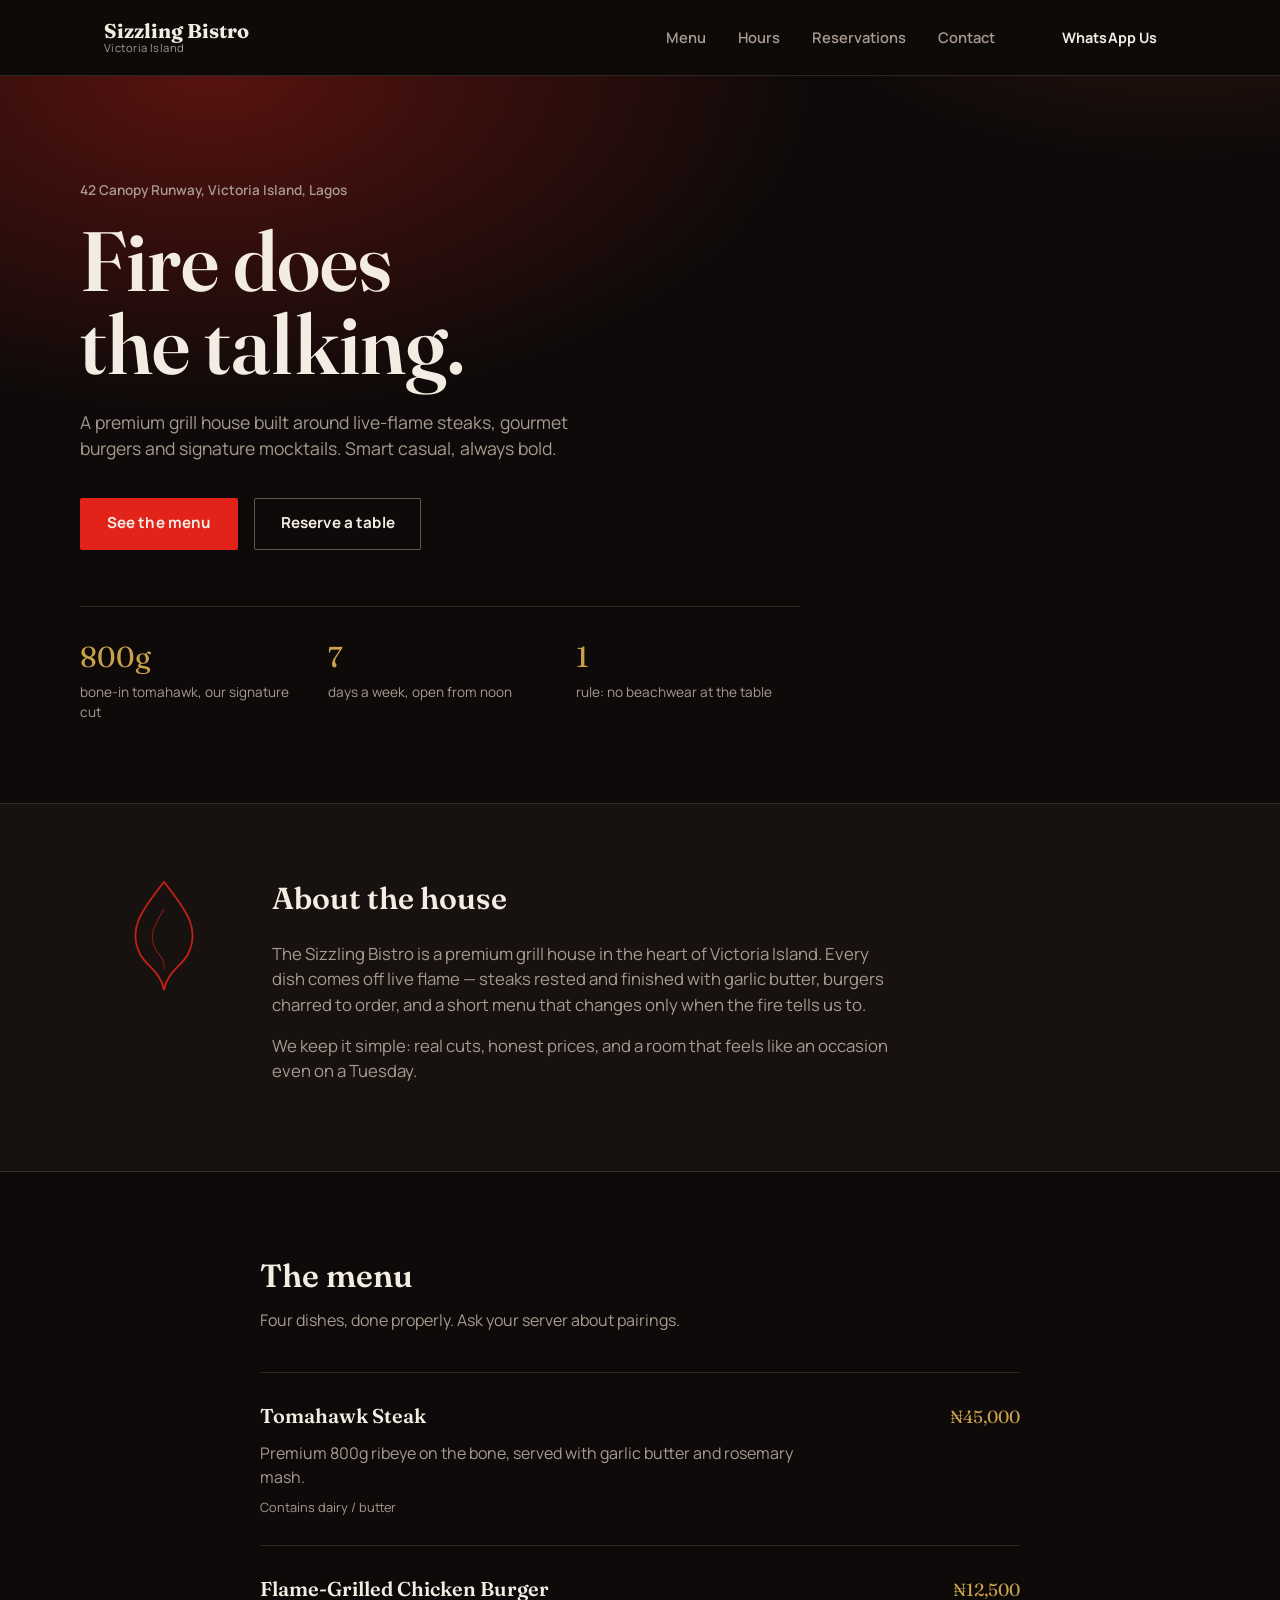
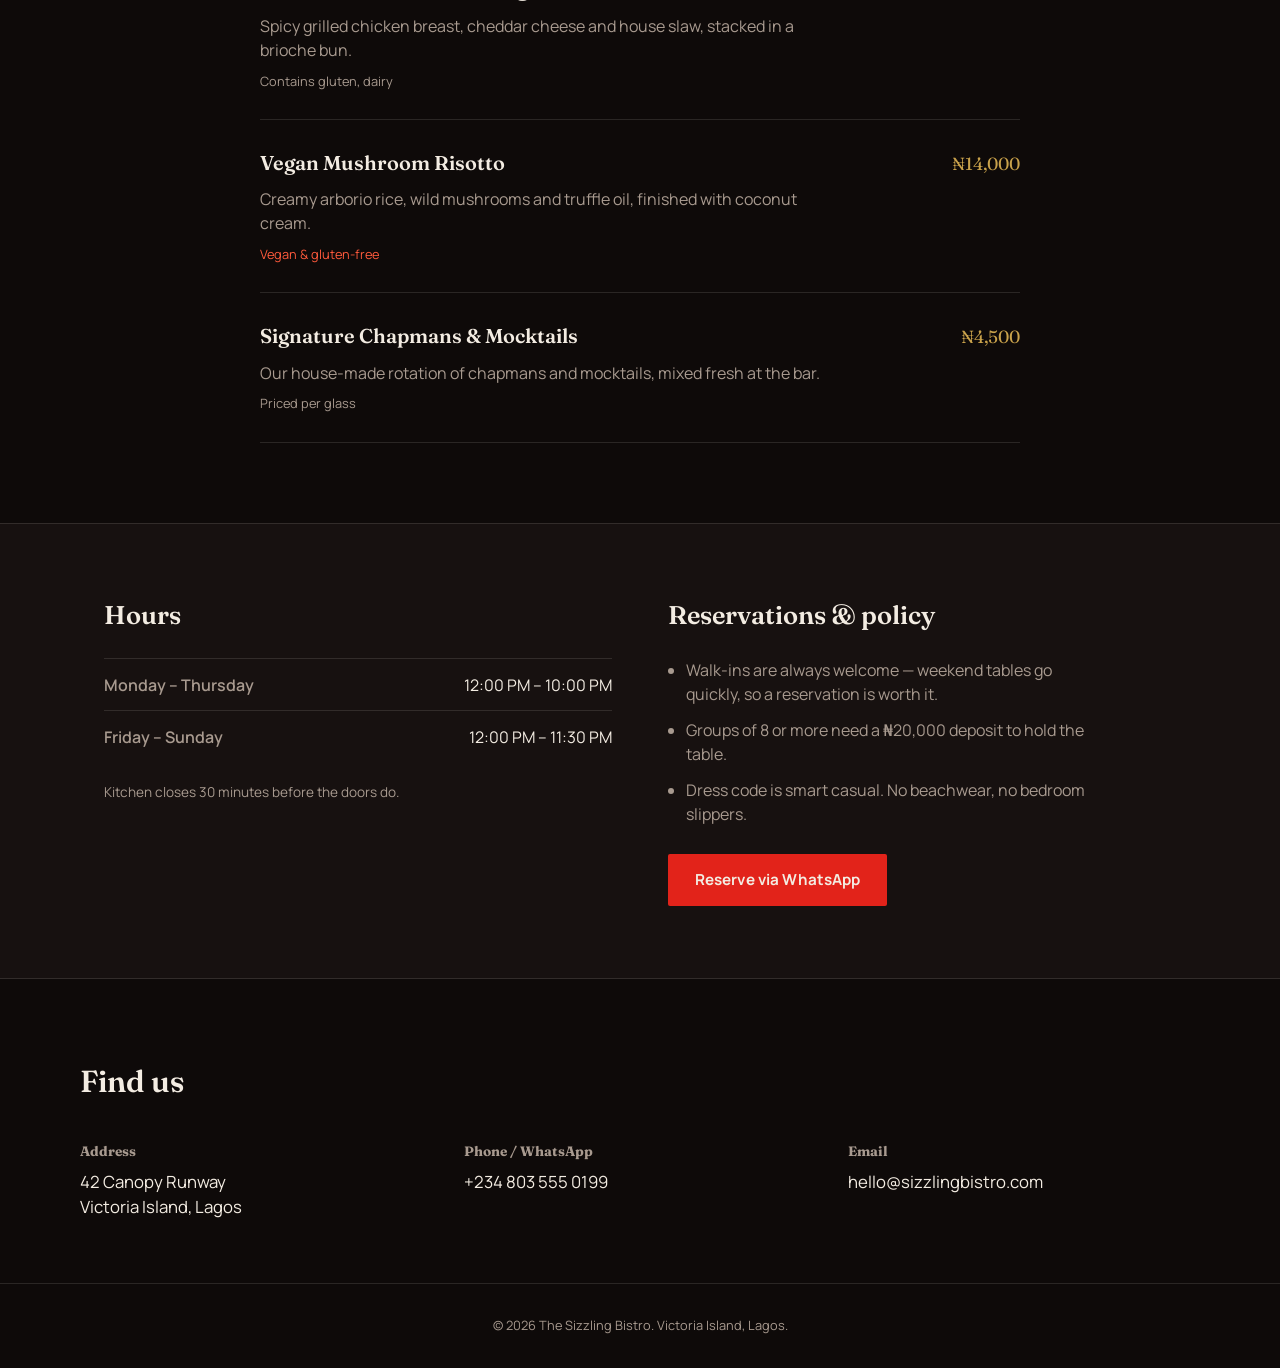
<file: index.html>
<!DOCTYPE html>
<html lang="en">
<head>
<meta charset="UTF-8">
<meta name="viewport" content="width=device-width, initial-scale=1.0">
<title>The Sizzling Bistro — Flame-Grilled Steakhouse, Victoria Island</title>
<meta name="description" content="Flame-grilled steaks, gourmet burgers and signature mocktails at The Sizzling Bistro, 42 Canopy Runway, Victoria Island, Lagos.">
<link rel="preconnect" href="https://fonts.googleapis.com">
<link rel="preconnect" href="https://fonts.gstatic.com" crossorigin>
<link href="https://fonts.googleapis.com/css2?family=Fraunces:opsz,wght@9..144,500;9..144,600;9..144,700&family=Manrope:wght@400;500;600;700;800&display=swap" rel="stylesheet">
<link rel="stylesheet" href="styles.css">
</head>
<body>

<header class="site-header" id="top">
  <div class="header-inner">
    <a class="wordmark" href="#top">
      <span class="wordmark-main">Sizzling Bistro</span>
      <span class="wordmark-sub">Victoria Island</span>
    </a>
    <nav class="main-nav" aria-label="Primary">
      <a href="#menu">Menu</a>
      <a href="#hours">Hours</a>
      <a href="#reserve">Reservations</a>
      <a href="#contact">Contact</a>
    </nav>
    <a class="btn btn-ghost header-cta" href="https://wa.me/2348035550199" target="_blank" rel="noopener">WhatsApp Us</a>
    <button class="nav-toggle" id="navToggle" aria-expanded="false" aria-controls="mobileNav" aria-label="Open menu">
      <span></span><span></span><span></span>
    </button>
  </div>
  <nav class="mobile-nav" id="mobileNav" aria-label="Mobile">
    <a href="#menu">Menu</a>
    <a href="#hours">Hours</a>
    <a href="#reserve">Reservations</a>
    <a href="#contact">Contact</a>
    <a href="https://wa.me/2348035550199" target="_blank" rel="noopener">WhatsApp Us</a>
  </nav>
</header>

<main>

  <section class="hero">
    <div class="hero-glow" aria-hidden="true"></div>
    <div class="hero-inner">
      <p class="hero-kicker">42 Canopy Runway, Victoria Island, Lagos</p>
      <h1 class="hero-title">Fire does<br>the talking.</h1>
      <p class="hero-lede">A premium grill house built around live-flame steaks, gourmet burgers and signature mocktails. Smart casual, always bold.</p>
      <div class="hero-actions">
        <a class="btn btn-primary" href="#menu">See the menu</a>
        <a class="btn btn-outline" href="#reserve">Reserve a table</a>
      </div>
      <ul class="hero-stats">
        <li><span class="stat-num">800g</span><span class="stat-label">bone-in tomahawk, our signature cut</span></li>
        <li><span class="stat-num">7</span><span class="stat-label">days a week, open from noon</span></li>
        <li><span class="stat-num">1</span><span class="stat-label">rule: no beachwear at the table</span></li>
      </ul>
    </div>
  </section>

  <section class="about" id="about">
    <div class="about-inner">
      <div class="about-mark" aria-hidden="true">
        <svg viewBox="0 0 200 200" width="120" height="120">
          <path d="M100 10 C 60 60, 40 90, 60 130 C 70 150, 95 160, 100 190 C 105 160, 130 150, 140 130 C 160 90, 140 60, 100 10 Z" fill="none" stroke="currentColor" stroke-width="3"/>
          <path d="M100 55 C 82 85, 74 100, 86 122 C 92 133, 102 138, 100 155" fill="none" stroke="currentColor" stroke-width="2" opacity="0.6"/>
        </svg>
      </div>
      <div class="about-copy">
        <h2>About the house</h2>
        <p>The Sizzling Bistro is a premium grill house in the heart of Victoria Island. Every dish comes off live flame — steaks rested and finished with garlic butter, burgers charred to order, and a short menu that changes only when the fire tells us to.</p>
        <p>We keep it simple: real cuts, honest prices, and a room that feels like an occasion even on a Tuesday.</p>
      </div>
    </div>
  </section>

  <section class="menu" id="menu">
    <div class="menu-inner">
      <div class="menu-heading">
        <h2>The menu</h2>
        <p>Four dishes, done properly. Ask your server about pairings.</p>
      </div>

      <ol class="menu-list">
        <li class="menu-item">
          <div class="menu-item-top">
            <h3>Tomahawk Steak</h3>
            <span class="menu-price">₦45,000</span>
          </div>
          <p class="menu-desc">Premium 800g ribeye on the bone, served with garlic butter and rosemary mash.</p>
          <p class="menu-tag">Contains dairy / butter</p>
        </li>

        <li class="menu-item">
          <div class="menu-item-top">
            <h3>Flame-Grilled Chicken Burger</h3>
            <span class="menu-price">₦12,500</span>
          </div>
          <p class="menu-desc">Spicy grilled chicken breast, cheddar cheese and house slaw, stacked in a brioche bun.</p>
          <p class="menu-tag">Contains gluten, dairy</p>
        </li>

        <li class="menu-item">
          <div class="menu-item-top">
            <h3>Vegan Mushroom Risotto</h3>
            <span class="menu-price">₦14,000</span>
          </div>
          <p class="menu-desc">Creamy arborio rice, wild mushrooms and truffle oil, finished with coconut cream.</p>
          <p class="menu-tag menu-tag-good">Vegan &amp; gluten-free</p>
        </li>

        <li class="menu-item">
          <div class="menu-item-top">
            <h3>Signature Chapmans &amp; Mocktails</h3>
            <span class="menu-price">₦4,500</span>
          </div>
          <p class="menu-desc">Our house-made rotation of chapmans and mocktails, mixed fresh at the bar.</p>
          <p class="menu-tag">Priced per glass</p>
        </li>
      </ol>
    </div>
  </section>

  <section class="hours" id="hours">
    <div class="hours-inner">
      <div class="hours-block">
        <h2>Hours</h2>
        <dl class="hours-table">
          <div class="hours-row">
            <dt>Monday – Thursday</dt>
            <dd>12:00 PM – 10:00 PM</dd>
          </div>
          <div class="hours-row">
            <dt>Friday – Sunday</dt>
            <dd>12:00 PM – 11:30 PM</dd>
          </div>
        </dl>
        <p class="hours-note">Kitchen closes 30 minutes before the doors do.</p>
      </div>

      <div class="hours-block" id="reserve">
        <h2>Reservations &amp; policy</h2>
        <ul class="policy-list">
          <li>Walk-ins are always welcome — weekend tables go quickly, so a reservation is worth it.</li>
          <li>Groups of 8 or more need a ₦20,000 deposit to hold the table.</li>
          <li>Dress code is smart casual. No beachwear, no bedroom slippers.</li>
        </ul>
        <a class="btn btn-primary" href="https://wa.me/2348035550199" target="_blank" rel="noopener">Reserve via WhatsApp</a>
      </div>
    </div>
  </section>

  <section class="contact" id="contact">
    <div class="contact-inner">
      <h2>Find us</h2>
      <div class="contact-grid">
        <div class="contact-item">
          <h3>Address</h3>
          <p>42 Canopy Runway<br>Victoria Island, Lagos</p>
        </div>
        <div class="contact-item">
          <h3>Phone / WhatsApp</h3>
          <p><a href="tel:+2348035550199">+234 803 555 0199</a></p>
        </div>
        <div class="contact-item">
          <h3>Email</h3>
          <p><a href="mailto:hello@sizzlingbistro.com">hello@sizzlingbistro.com</a></p>
        </div>
      </div>
    </div>
  </section>

</main>

<footer class="site-footer">
  <p>&copy; <span id="year"></span> The Sizzling Bistro. Victoria Island, Lagos.</p>
</footer>

<script src="script.js"></script>

<script>
(function(){if(!window.chatbase||window.chatbase("getState")!=="initialized"){window.chatbase=(...args)=>{if(!window.chatbase.q){window.chatbase.q=[]}window.chatbase.q.push(arguments)};window.chatbase=new Proxy(window.chatbase,{get(target,prop){if(prop==="q"){return target.q}return(...args)=>target(prop,...args)}})}const onLoad=function(){const script=document.createElement("script");script.src="https://www.chatbase.co/embed.min.js";script.id="Bt6JLoQhwDwNG_sBHpCxn";script.domain="www.chatbase.co";document.body.appendChild(script)};if(document.readyState==="complete"){onLoad()}else{window.addEventListener("load",onLoad)}})();
</script> 

</body>
</html>
</file>
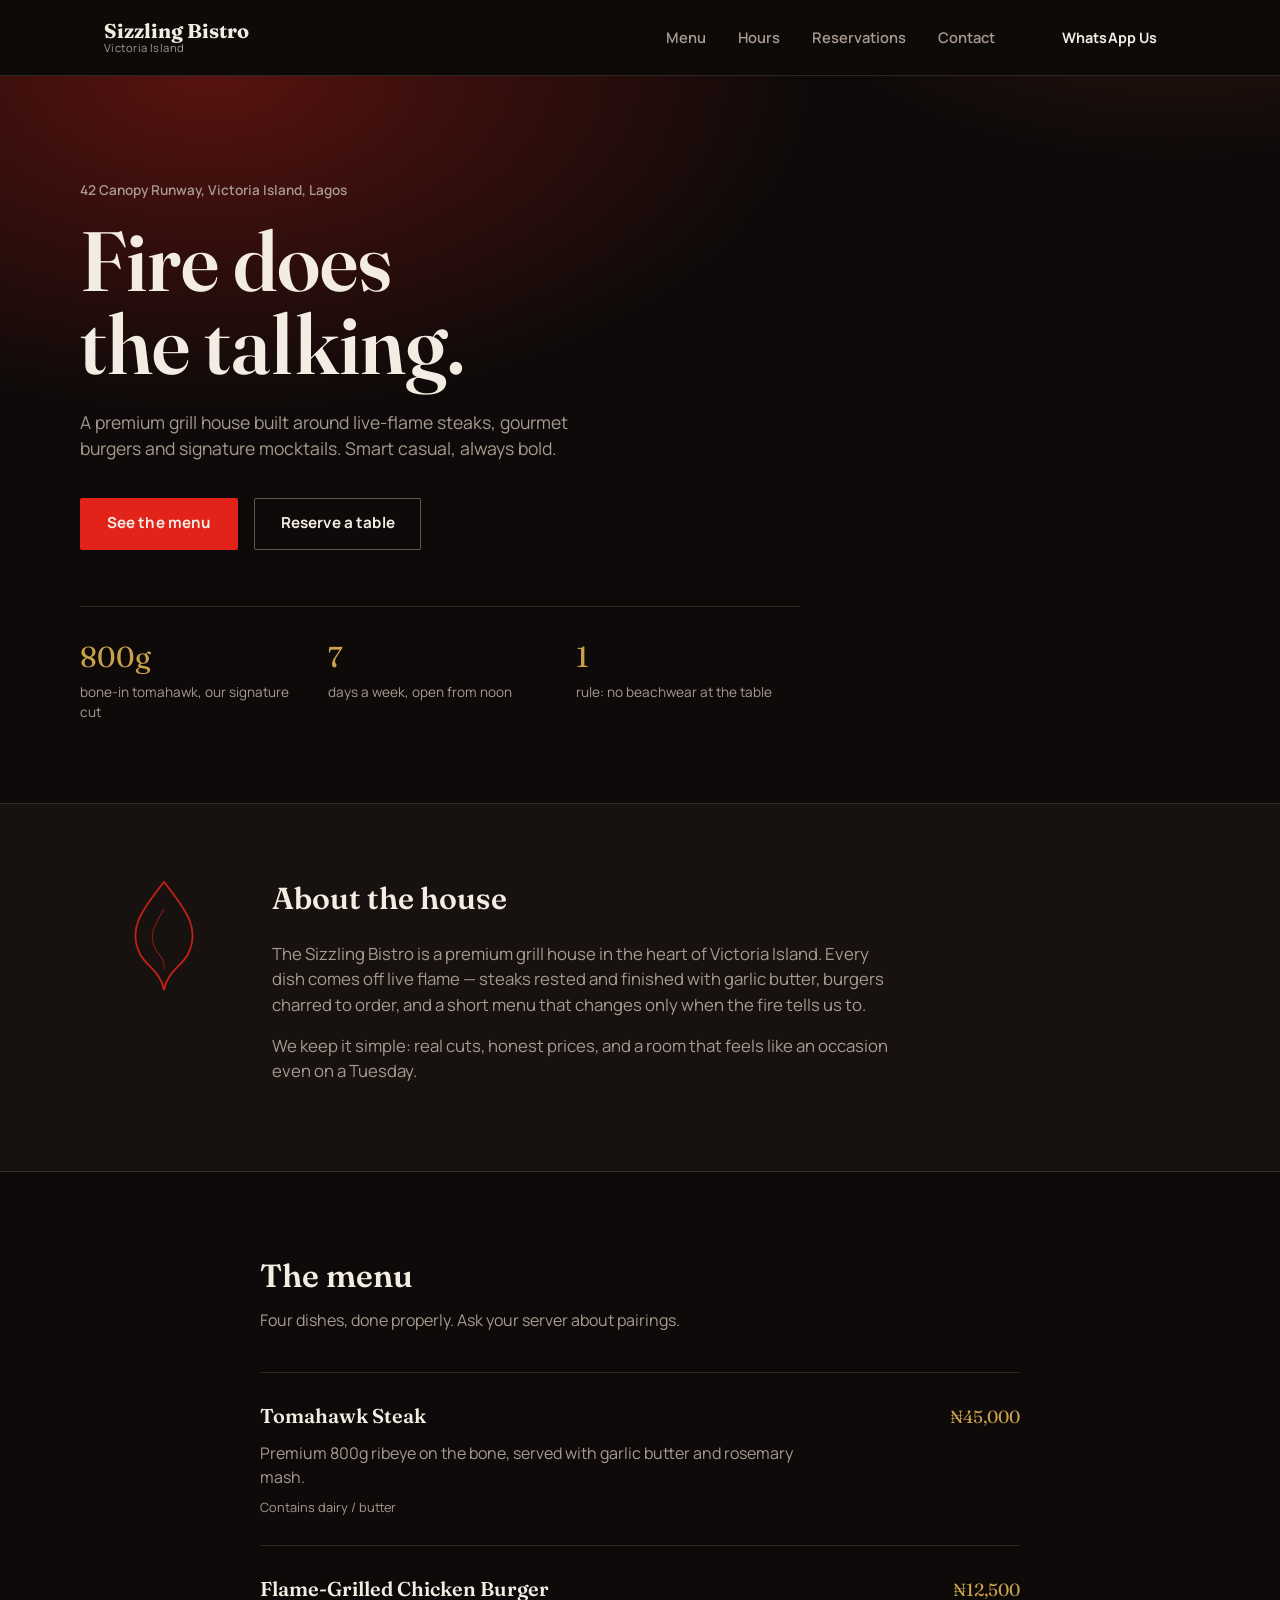
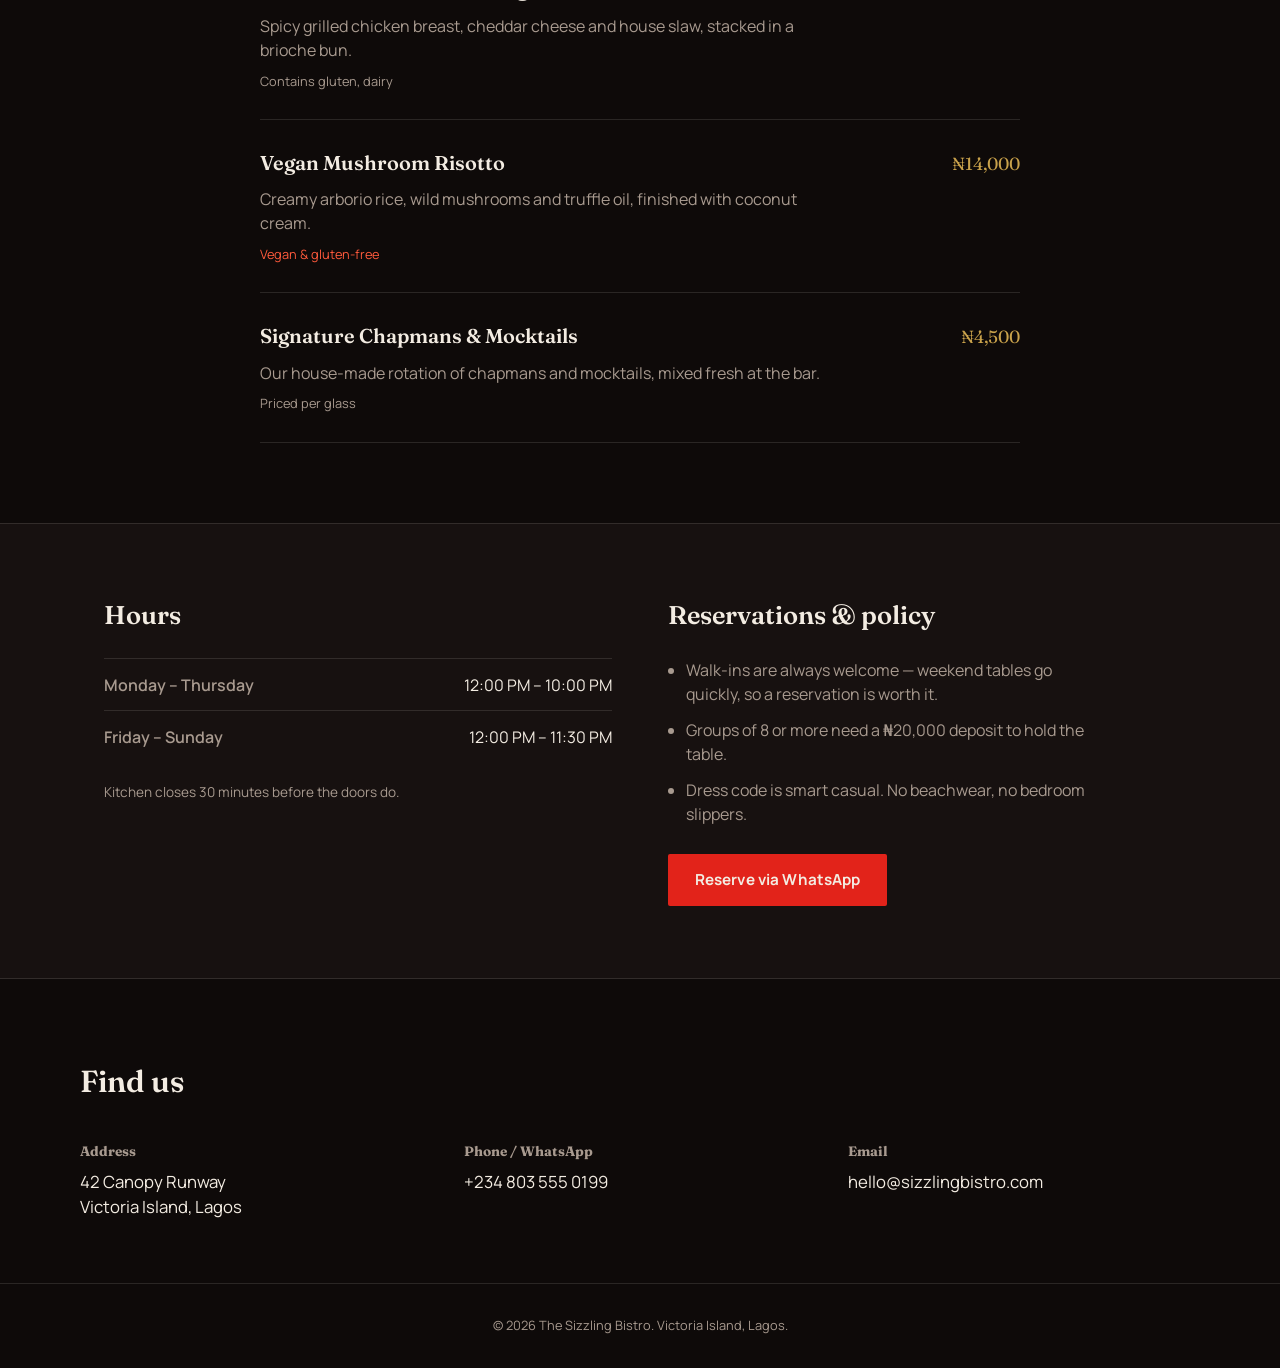
<file: docs/index.html>
<!DOCTYPE html>
<html lang="en">
<head>
<meta charset="UTF-8">
<meta name="viewport" content="width=device-width, initial-scale=1.0">
<title>The Sizzling Bistro — Flame-Grilled Steakhouse, Victoria Island</title>
<meta name="description" content="Flame-grilled steaks, gourmet burgers and signature mocktails at The Sizzling Bistro, 42 Canopy Runway, Victoria Island, Lagos.">
<link rel="preconnect" href="https://fonts.googleapis.com">
<link rel="preconnect" href="https://fonts.gstatic.com" crossorigin>
<link href="https://fonts.googleapis.com/css2?family=Fraunces:opsz,wght@9..144,500;9..144,600;9..144,700&family=Manrope:wght@400;500;600;700;800&display=swap" rel="stylesheet">
<link rel="stylesheet" href="styles.css">
</head>
<body>

<header class="site-header" id="top">
  <div class="header-inner">
    <a class="wordmark" href="#top">
      <span class="wordmark-main">Sizzling Bistro</span>
      <span class="wordmark-sub">Victoria Island</span>
    </a>
    <nav class="main-nav" aria-label="Primary">
      <a href="#menu">Menu</a>
      <a href="#hours">Hours</a>
      <a href="#reserve">Reservations</a>
      <a href="#contact">Contact</a>
    </nav>
    <a class="btn btn-ghost header-cta" href="https://wa.me/2348035550199" target="_blank" rel="noopener">WhatsApp Us</a>
    <button class="nav-toggle" id="navToggle" aria-expanded="false" aria-controls="mobileNav" aria-label="Open menu">
      <span></span><span></span><span></span>
    </button>
  </div>
  <nav class="mobile-nav" id="mobileNav" aria-label="Mobile">
    <a href="#menu">Menu</a>
    <a href="#hours">Hours</a>
    <a href="#reserve">Reservations</a>
    <a href="#contact">Contact</a>
    <a href="https://wa.me/2348035550199" target="_blank" rel="noopener">WhatsApp Us</a>
  </nav>
</header>

<main>

  <section class="hero">
    <div class="hero-glow" aria-hidden="true"></div>
    <div class="hero-inner">
      <p class="hero-kicker">42 Canopy Runway, Victoria Island, Lagos</p>
      <h1 class="hero-title">Fire does<br>the talking.</h1>
      <p class="hero-lede">A premium grill house built around live-flame steaks, gourmet burgers and signature mocktails. Smart casual, always bold.</p>
      <div class="hero-actions">
        <a class="btn btn-primary" href="#menu">See the menu</a>
        <a class="btn btn-outline" href="#reserve">Reserve a table</a>
      </div>
      <ul class="hero-stats">
        <li><span class="stat-num">800g</span><span class="stat-label">bone-in tomahawk, our signature cut</span></li>
        <li><span class="stat-num">7</span><span class="stat-label">days a week, open from noon</span></li>
        <li><span class="stat-num">1</span><span class="stat-label">rule: no beachwear at the table</span></li>
      </ul>
    </div>
  </section>

  <section class="about" id="about">
    <div class="about-inner">
      <div class="about-mark" aria-hidden="true">
        <svg viewBox="0 0 200 200" width="120" height="120">
          <path d="M100 10 C 60 60, 40 90, 60 130 C 70 150, 95 160, 100 190 C 105 160, 130 150, 140 130 C 160 90, 140 60, 100 10 Z" fill="none" stroke="currentColor" stroke-width="3"/>
          <path d="M100 55 C 82 85, 74 100, 86 122 C 92 133, 102 138, 100 155" fill="none" stroke="currentColor" stroke-width="2" opacity="0.6"/>
        </svg>
      </div>
      <div class="about-copy">
        <h2>About the house</h2>
        <p>The Sizzling Bistro is a premium grill house in the heart of Victoria Island. Every dish comes off live flame — steaks rested and finished with garlic butter, burgers charred to order, and a short menu that changes only when the fire tells us to.</p>
        <p>We keep it simple: real cuts, honest prices, and a room that feels like an occasion even on a Tuesday.</p>
      </div>
    </div>
  </section>

  <section class="menu" id="menu">
    <div class="menu-inner">
      <div class="menu-heading">
        <h2>The menu</h2>
        <p>Four dishes, done properly. Ask your server about pairings.</p>
      </div>

      <ol class="menu-list">
        <li class="menu-item">
          <div class="menu-item-top">
            <h3>Tomahawk Steak</h3>
            <span class="menu-price">₦45,000</span>
          </div>
          <p class="menu-desc">Premium 800g ribeye on the bone, served with garlic butter and rosemary mash.</p>
          <p class="menu-tag">Contains dairy / butter</p>
        </li>

        <li class="menu-item">
          <div class="menu-item-top">
            <h3>Flame-Grilled Chicken Burger</h3>
            <span class="menu-price">₦12,500</span>
          </div>
          <p class="menu-desc">Spicy grilled chicken breast, cheddar cheese and house slaw, stacked in a brioche bun.</p>
          <p class="menu-tag">Contains gluten, dairy</p>
        </li>

        <li class="menu-item">
          <div class="menu-item-top">
            <h3>Vegan Mushroom Risotto</h3>
            <span class="menu-price">₦14,000</span>
          </div>
          <p class="menu-desc">Creamy arborio rice, wild mushrooms and truffle oil, finished with coconut cream.</p>
          <p class="menu-tag menu-tag-good">Vegan &amp; gluten-free</p>
        </li>

        <li class="menu-item">
          <div class="menu-item-top">
            <h3>Signature Chapmans &amp; Mocktails</h3>
            <span class="menu-price">₦4,500</span>
          </div>
          <p class="menu-desc">Our house-made rotation of chapmans and mocktails, mixed fresh at the bar.</p>
          <p class="menu-tag">Priced per glass</p>
        </li>
      </ol>
    </div>
  </section>

  <section class="hours" id="hours">
    <div class="hours-inner">
      <div class="hours-block">
        <h2>Hours</h2>
        <dl class="hours-table">
          <div class="hours-row">
            <dt>Monday – Thursday</dt>
            <dd>12:00 PM – 10:00 PM</dd>
          </div>
          <div class="hours-row">
            <dt>Friday – Sunday</dt>
            <dd>12:00 PM – 11:30 PM</dd>
          </div>
        </dl>
        <p class="hours-note">Kitchen closes 30 minutes before the doors do.</p>
      </div>

      <div class="hours-block" id="reserve">
        <h2>Reservations &amp; policy</h2>
        <ul class="policy-list">
          <li>Walk-ins are always welcome — weekend tables go quickly, so a reservation is worth it.</li>
          <li>Groups of 8 or more need a ₦20,000 deposit to hold the table.</li>
          <li>Dress code is smart casual. No beachwear, no bedroom slippers.</li>
        </ul>
        <a class="btn btn-primary" href="https://wa.me/2348035550199" target="_blank" rel="noopener">Reserve via WhatsApp</a>
      </div>
    </div>
  </section>

  <section class="contact" id="contact">
    <div class="contact-inner">
      <h2>Find us</h2>
      <div class="contact-grid">
        <div class="contact-item">
          <h3>Address</h3>
          <p>42 Canopy Runway<br>Victoria Island, Lagos</p>
        </div>
        <div class="contact-item">
          <h3>Phone / WhatsApp</h3>
          <p><a href="tel:+2348035550199">+234 803 555 0199</a></p>
        </div>
        <div class="contact-item">
          <h3>Email</h3>
          <p><a href="mailto:hello@sizzlingbistro.com">hello@sizzlingbistro.com</a></p>
        </div>
      </div>
    </div>
  </section>

</main>

<footer class="site-footer">
  <p>&copy; <span id="year"></span> The Sizzling Bistro. Victoria Island, Lagos.</p>
</footer>

<script src="script.js"></script>

<script>
(function(){if(!window.chatbase||window.chatbase("getState")!=="initialized"){window.chatbase=(...args)=>{if(!window.chatbase.q){window.chatbase.q=[]}window.chatbase.q.push(arguments)};window.chatbase=new Proxy(window.chatbase,{get(target,prop){if(prop==="q"){return target.q}return(...args)=>target(prop,...args)}})}const onLoad=function(){const script=document.createElement("script");script.src="https://www.chatbase.co/embed.min.js";script.id="Bt6JLoQhwDwNG_sBHpCxn";script.domain="www.chatbase.co";document.body.appendChild(script)};if(document.readyState==="complete"){onLoad()}else{window.addEventListener("load",onLoad)}})();
</script>

</body>
</html>
</file>
<file: styles.css>
/* ---------- Tokens ---------- */
:root {
  --bg: #0e0a09;
  --bg-alt: #171110;
  --bg-alt-2: #1d1513;
  --red: #e2231a;
  --red-deep: #7a120f;
  --ember: #ff5a3c;
  --gold: #c9a24b;
  --cream: #f3ece2;
  --muted: #a89a8f;
  --line: rgba(243, 236, 226, 0.12);

  --font-display: "Fraunces", serif;
  --font-body: "Manrope", sans-serif;

  --container: 1120px;
}

* { box-sizing: border-box; }

html {
  scroll-behavior: smooth;
}

@media (prefers-reduced-motion: reduce) {
  html { scroll-behavior: auto; }
  * { animation-duration: 0.001ms !important; animation-iteration-count: 1 !important; transition-duration: 0.001ms !important; }
}

body {
  margin: 0;
  background: var(--bg);
  color: var(--cream);
  font-family: var(--font-body);
  line-height: 1.5;
  -webkit-font-smoothing: antialiased;
}

h1, h2, h3 {
  font-family: var(--font-display);
  font-weight: 600;
  margin: 0;
  color: var(--cream);
}

a {
  color: inherit;
  text-decoration: none;
}

a:focus-visible,
button:focus-visible {
  outline: 2px solid var(--gold);
  outline-offset: 3px;
}

img, svg { display: block; max-width: 100%; }

/* ---------- Buttons ---------- */
.btn {
  display: inline-flex;
  align-items: center;
  justify-content: center;
  padding: 0.85rem 1.6rem;
  border-radius: 2px;
  font-family: var(--font-body);
  font-weight: 700;
  font-size: 0.95rem;
  letter-spacing: 0.01em;
  transition: background-color 0.2s ease, color 0.2s ease, border-color 0.2s ease;
  border: 1px solid transparent;
}

.btn-primary {
  background: var(--red);
  color: var(--cream);
}
.btn-primary:hover { background: var(--ember); }

.btn-outline {
  border-color: rgba(243, 236, 226, 0.35);
  color: var(--cream);
}
.btn-outline:hover { border-color: var(--cream); }

.btn-ghost {
  border-color: transparent;
  color: var(--cream);
  padding: 0.6rem 1.1rem;
  font-size: 0.9rem;
}
.btn-ghost:hover { color: var(--gold); }

/* ---------- Header ---------- */
.site-header {
  position: sticky;
  top: 0;
  z-index: 50;
  background: rgba(14, 10, 9, 0.9);
  backdrop-filter: blur(8px);
  border-bottom: 1px solid var(--line);
}

.header-inner {
  max-width: var(--container);
  margin: 0 auto;
  padding: 1rem 1.5rem;
  display: flex;
  align-items: center;
  justify-content: space-between;
  gap: 1.5rem;
}

.wordmark {
  display: flex;
  flex-direction: column;
  line-height: 1.1;
}
.wordmark-main {
  font-family: var(--font-display);
  font-weight: 700;
  font-size: 1.25rem;
}
.wordmark-sub {
  font-size: 0.7rem;
  color: var(--muted);
  letter-spacing: 0.04em;
}

.main-nav {
  display: flex;
  gap: 2rem;
  margin-left: auto;
  margin-right: 1.5rem;
}
.main-nav a {
  font-size: 0.92rem;
  font-weight: 600;
  color: var(--muted);
  transition: color 0.2s ease;
}
.main-nav a:hover { color: var(--cream); }

.nav-toggle {
  display: none;
  background: none;
  border: none;
  width: 32px;
  height: 24px;
  flex-direction: column;
  justify-content: space-between;
  cursor: pointer;
  padding: 0;
}
.nav-toggle span {
  display: block;
  height: 2px;
  background: var(--cream);
  border-radius: 1px;
}

.mobile-nav {
  display: none;
  flex-direction: column;
  padding: 0 1.5rem 1.25rem;
  border-bottom: 1px solid var(--line);
}
.mobile-nav a {
  padding: 0.7rem 0;
  border-top: 1px solid var(--line);
  font-weight: 600;
  color: var(--cream);
}

@media (max-width: 820px) {
  .main-nav, .header-cta { display: none; }
  .nav-toggle { display: flex; }
  .mobile-nav.is-open { display: flex; }
}

/* ---------- Hero ---------- */
.hero {
  position: relative;
  overflow: hidden;
  padding: 6.5rem 1.5rem 5rem;
  isolation: isolate;
}

.hero-glow {
  position: absolute;
  inset: -20% -10% auto -10%;
  height: 130%;
  background:
    radial-gradient(60% 55% at 22% 15%, rgba(226, 35, 26, 0.35), transparent 65%),
    radial-gradient(45% 40% at 85% 0%, rgba(255, 90, 60, 0.18), transparent 60%);
  z-index: -1;
}

.hero-inner {
  max-width: var(--container);
  margin: 0 auto;
}

.hero-kicker {
  font-size: 0.85rem;
  color: var(--muted);
  margin: 0 0 1.25rem;
  font-weight: 600;
}

.hero-title {
  font-size: clamp(2.75rem, 7vw, 5.25rem);
  line-height: 0.98;
  max-width: 14ch;
}

.hero-lede {
  margin: 1.5rem 0 2.25rem;
  max-width: 46ch;
  font-size: 1.1rem;
  color: var(--muted);
}

.hero-actions {
  display: flex;
  gap: 1rem;
  flex-wrap: wrap;
  margin-bottom: 3.5rem;
}

.hero-stats {
  list-style: none;
  margin: 0;
  padding: 1.75rem 0 0;
  border-top: 1px solid var(--line);
  display: grid;
  grid-template-columns: repeat(3, 1fr);
  gap: 1.5rem;
  max-width: 720px;
}
.stat-num {
  display: block;
  font-family: var(--font-display);
  font-size: 1.8rem;
  color: var(--gold);
}
.stat-label {
  display: block;
  font-size: 0.85rem;
  color: var(--muted);
  margin-top: 0.25rem;
}

@media (max-width: 640px) {
  .hero-stats { grid-template-columns: 1fr; gap: 1rem; }
}

/* ---------- About ---------- */
.about {
  border-top: 1px solid var(--line);
  border-bottom: 1px solid var(--line);
  background: var(--bg-alt);
}
.about-inner {
  max-width: var(--container);
  margin: 0 auto;
  padding: 4.5rem 1.5rem;
  display: grid;
  grid-template-columns: auto 1fr;
  gap: 3rem;
  align-items: start;
}
.about-mark { color: var(--red); opacity: 0.85; }
.about-copy h2 { font-size: 1.9rem; margin-bottom: 1.25rem; }
.about-copy p {
  max-width: 62ch;
  color: var(--muted);
  font-size: 1.05rem;
  margin: 0 0 1rem;
}

@media (max-width: 640px) {
  .about-inner { grid-template-columns: 1fr; }
  .about-mark svg { width: 72px; height: 72px; }
}

/* ---------- Menu ---------- */
.menu { padding: 5rem 1.5rem; }
.menu-inner { max-width: 760px; margin: 0 auto; }

.menu-heading { margin-bottom: 2.5rem; }
.menu-heading h2 { font-size: 2rem; margin-bottom: 0.5rem; }
.menu-heading p { color: var(--muted); margin: 0; }

.menu-list {
  list-style: none;
  margin: 0;
  padding: 0;
}

.menu-item {
  padding: 1.75rem 0;
  border-top: 1px solid var(--line);
}
.menu-item:last-child { border-bottom: 1px solid var(--line); }

.menu-item-top {
  display: flex;
  justify-content: space-between;
  align-items: baseline;
  gap: 1rem;
}
.menu-item-top h3 {
  font-size: 1.25rem;
  font-weight: 600;
}
.menu-price {
  font-family: var(--font-display);
  color: var(--gold);
  font-size: 1.1rem;
  white-space: nowrap;
}

.menu-desc {
  margin: 0.6rem 0 0;
  color: var(--muted);
  max-width: 58ch;
}

.menu-tag {
  margin: 0.6rem 0 0;
  font-size: 0.8rem;
  color: var(--muted);
}
.menu-tag-good { color: var(--ember); }

/* ---------- Hours / Reserve ---------- */
.hours {
  background: var(--bg-alt);
  border-top: 1px solid var(--line);
  border-bottom: 1px solid var(--line);
}
.hours-inner {
  max-width: var(--container);
  margin: 0 auto;
  padding: 4.5rem 1.5rem;
  display: grid;
  grid-template-columns: 1fr 1fr;
  gap: 3.5rem;
}
.hours-block h2 { font-size: 1.6rem; margin-bottom: 1.5rem; }

.hours-table { margin: 0; }
.hours-row {
  display: flex;
  justify-content: space-between;
  padding: 0.85rem 0;
  border-top: 1px solid var(--line);
  gap: 1rem;
}
.hours-row dt { color: var(--muted); font-weight: 600; margin: 0; }
.hours-row dd { margin: 0; }

.hours-note {
  margin: 1.25rem 0 0;
  font-size: 0.85rem;
  color: var(--muted);
}

.policy-list {
  margin: 0 0 1.75rem;
  padding-left: 1.1rem;
  color: var(--muted);
}
.policy-list li { margin-bottom: 0.75rem; max-width: 42ch; }

@media (max-width: 720px) {
  .hours-inner { grid-template-columns: 1fr; gap: 3rem; }
}

/* ---------- Contact ---------- */
.contact { padding: 5rem 1.5rem 4rem; }
.contact-inner { max-width: var(--container); margin: 0 auto; }
.contact-inner h2 { font-size: 1.9rem; margin-bottom: 2.25rem; }

.contact-grid {
  display: grid;
  grid-template-columns: repeat(3, 1fr);
  gap: 2rem;
}
.contact-item h3 {
  font-size: 0.85rem;
  color: var(--muted);
  font-weight: 700;
  margin-bottom: 0.5rem;
}
.contact-item p { margin: 0; font-size: 1.05rem; }
.contact-item a:hover { color: var(--gold); }

@media (max-width: 720px) {
  .contact-grid { grid-template-columns: 1fr; gap: 1.75rem; }
}

/* ---------- Footer ---------- */
.site-footer {
  border-top: 1px solid var(--line);
  padding: 2rem 1.5rem;
  text-align: center;
}
.site-footer p {
  margin: 0;
  font-size: 0.8rem;
  color: var(--muted);
}
</file>
<file: docs/styles.css>
/* ---------- Tokens ---------- */
:root {
  --bg: #0e0a09;
  --bg-alt: #171110;
  --bg-alt-2: #1d1513;
  --red: #e2231a;
  --red-deep: #7a120f;
  --ember: #ff5a3c;
  --gold: #c9a24b;
  --cream: #f3ece2;
  --muted: #a89a8f;
  --line: rgba(243, 236, 226, 0.12);

  --font-display: "Fraunces", serif;
  --font-body: "Manrope", sans-serif;

  --container: 1120px;
}

* { box-sizing: border-box; }

html {
  scroll-behavior: smooth;
}

@media (prefers-reduced-motion: reduce) {
  html { scroll-behavior: auto; }
  * { animation-duration: 0.001ms !important; animation-iteration-count: 1 !important; transition-duration: 0.001ms !important; }
}

body {
  margin: 0;
  background: var(--bg);
  color: var(--cream);
  font-family: var(--font-body);
  line-height: 1.5;
  -webkit-font-smoothing: antialiased;
}

h1, h2, h3 {
  font-family: var(--font-display);
  font-weight: 600;
  margin: 0;
  color: var(--cream);
}

a {
  color: inherit;
  text-decoration: none;
}

a:focus-visible,
button:focus-visible {
  outline: 2px solid var(--gold);
  outline-offset: 3px;
}

img, svg { display: block; max-width: 100%; }

/* ---------- Buttons ---------- */
.btn {
  display: inline-flex;
  align-items: center;
  justify-content: center;
  padding: 0.85rem 1.6rem;
  border-radius: 2px;
  font-family: var(--font-body);
  font-weight: 700;
  font-size: 0.95rem;
  letter-spacing: 0.01em;
  transition: background-color 0.2s ease, color 0.2s ease, border-color 0.2s ease;
  border: 1px solid transparent;
}

.btn-primary {
  background: var(--red);
  color: var(--cream);
}
.btn-primary:hover { background: var(--ember); }

.btn-outline {
  border-color: rgba(243, 236, 226, 0.35);
  color: var(--cream);
}
.btn-outline:hover { border-color: var(--cream); }

.btn-ghost {
  border-color: transparent;
  color: var(--cream);
  padding: 0.6rem 1.1rem;
  font-size: 0.9rem;
}
.btn-ghost:hover { color: var(--gold); }

/* ---------- Header ---------- */
.site-header {
  position: sticky;
  top: 0;
  z-index: 50;
  background: rgba(14, 10, 9, 0.9);
  backdrop-filter: blur(8px);
  border-bottom: 1px solid var(--line);
}

.header-inner {
  max-width: var(--container);
  margin: 0 auto;
  padding: 1rem 1.5rem;
  display: flex;
  align-items: center;
  justify-content: space-between;
  gap: 1.5rem;
}

.wordmark {
  display: flex;
  flex-direction: column;
  line-height: 1.1;
}
.wordmark-main {
  font-family: var(--font-display);
  font-weight: 700;
  font-size: 1.25rem;
}
.wordmark-sub {
  font-size: 0.7rem;
  color: var(--muted);
  letter-spacing: 0.04em;
}

.main-nav {
  display: flex;
  gap: 2rem;
  margin-left: auto;
  margin-right: 1.5rem;
}
.main-nav a {
  font-size: 0.92rem;
  font-weight: 600;
  color: var(--muted);
  transition: color 0.2s ease;
}
.main-nav a:hover { color: var(--cream); }

.nav-toggle {
  display: none;
  background: none;
  border: none;
  width: 32px;
  height: 24px;
  flex-direction: column;
  justify-content: space-between;
  cursor: pointer;
  padding: 0;
}
.nav-toggle span {
  display: block;
  height: 2px;
  background: var(--cream);
  border-radius: 1px;
}

.mobile-nav {
  display: none;
  flex-direction: column;
  padding: 0 1.5rem 1.25rem;
  border-bottom: 1px solid var(--line);
}
.mobile-nav a {
  padding: 0.7rem 0;
  border-top: 1px solid var(--line);
  font-weight: 600;
  color: var(--cream);
}

@media (max-width: 820px) {
  .main-nav, .header-cta { display: none; }
  .nav-toggle { display: flex; }
  .mobile-nav.is-open { display: flex; }
}

/* ---------- Hero ---------- */
.hero {
  position: relative;
  overflow: hidden;
  padding: 6.5rem 1.5rem 5rem;
  isolation: isolate;
}

.hero-glow {
  position: absolute;
  inset: -20% -10% auto -10%;
  height: 130%;
  background:
    radial-gradient(60% 55% at 22% 15%, rgba(226, 35, 26, 0.35), transparent 65%),
    radial-gradient(45% 40% at 85% 0%, rgba(255, 90, 60, 0.18), transparent 60%);
  z-index: -1;
}

.hero-inner {
  max-width: var(--container);
  margin: 0 auto;
}

.hero-kicker {
  font-size: 0.85rem;
  color: var(--muted);
  margin: 0 0 1.25rem;
  font-weight: 600;
}

.hero-title {
  font-size: clamp(2.75rem, 7vw, 5.25rem);
  line-height: 0.98;
  max-width: 14ch;
}

.hero-lede {
  margin: 1.5rem 0 2.25rem;
  max-width: 46ch;
  font-size: 1.1rem;
  color: var(--muted);
}

.hero-actions {
  display: flex;
  gap: 1rem;
  flex-wrap: wrap;
  margin-bottom: 3.5rem;
}

.hero-stats {
  list-style: none;
  margin: 0;
  padding: 1.75rem 0 0;
  border-top: 1px solid var(--line);
  display: grid;
  grid-template-columns: repeat(3, 1fr);
  gap: 1.5rem;
  max-width: 720px;
}
.stat-num {
  display: block;
  font-family: var(--font-display);
  font-size: 1.8rem;
  color: var(--gold);
}
.stat-label {
  display: block;
  font-size: 0.85rem;
  color: var(--muted);
  margin-top: 0.25rem;
}

@media (max-width: 640px) {
  .hero-stats { grid-template-columns: 1fr; gap: 1rem; }
}

/* ---------- About ---------- */
.about {
  border-top: 1px solid var(--line);
  border-bottom: 1px solid var(--line);
  background: var(--bg-alt);
}
.about-inner {
  max-width: var(--container);
  margin: 0 auto;
  padding: 4.5rem 1.5rem;
  display: grid;
  grid-template-columns: auto 1fr;
  gap: 3rem;
  align-items: start;
}
.about-mark { color: var(--red); opacity: 0.85; }
.about-copy h2 { font-size: 1.9rem; margin-bottom: 1.25rem; }
.about-copy p {
  max-width: 62ch;
  color: var(--muted);
  font-size: 1.05rem;
  margin: 0 0 1rem;
}

@media (max-width: 640px) {
  .about-inner { grid-template-columns: 1fr; }
  .about-mark svg { width: 72px; height: 72px; }
}

/* ---------- Menu ---------- */
.menu { padding: 5rem 1.5rem; }
.menu-inner { max-width: 760px; margin: 0 auto; }

.menu-heading { margin-bottom: 2.5rem; }
.menu-heading h2 { font-size: 2rem; margin-bottom: 0.5rem; }
.menu-heading p { color: var(--muted); margin: 0; }

.menu-list {
  list-style: none;
  margin: 0;
  padding: 0;
}

.menu-item {
  padding: 1.75rem 0;
  border-top: 1px solid var(--line);
}
.menu-item:last-child { border-bottom: 1px solid var(--line); }

.menu-item-top {
  display: flex;
  justify-content: space-between;
  align-items: baseline;
  gap: 1rem;
}
.menu-item-top h3 {
  font-size: 1.25rem;
  font-weight: 600;
}
.menu-price {
  font-family: var(--font-display);
  color: var(--gold);
  font-size: 1.1rem;
  white-space: nowrap;
}

.menu-desc {
  margin: 0.6rem 0 0;
  color: var(--muted);
  max-width: 58ch;
}

.menu-tag {
  margin: 0.6rem 0 0;
  font-size: 0.8rem;
  color: var(--muted);
}
.menu-tag-good { color: var(--ember); }

/* ---------- Hours / Reserve ---------- */
.hours {
  background: var(--bg-alt);
  border-top: 1px solid var(--line);
  border-bottom: 1px solid var(--line);
}
.hours-inner {
  max-width: var(--container);
  margin: 0 auto;
  padding: 4.5rem 1.5rem;
  display: grid;
  grid-template-columns: 1fr 1fr;
  gap: 3.5rem;
}
.hours-block h2 { font-size: 1.6rem; margin-bottom: 1.5rem; }

.hours-table { margin: 0; }
.hours-row {
  display: flex;
  justify-content: space-between;
  padding: 0.85rem 0;
  border-top: 1px solid var(--line);
  gap: 1rem;
}
.hours-row dt { color: var(--muted); font-weight: 600; margin: 0; }
.hours-row dd { margin: 0; }

.hours-note {
  margin: 1.25rem 0 0;
  font-size: 0.85rem;
  color: var(--muted);
}

.policy-list {
  margin: 0 0 1.75rem;
  padding-left: 1.1rem;
  color: var(--muted);
}
.policy-list li { margin-bottom: 0.75rem; max-width: 42ch; }

@media (max-width: 720px) {
  .hours-inner { grid-template-columns: 1fr; gap: 3rem; }
}

/* ---------- Contact ---------- */
.contact { padding: 5rem 1.5rem 4rem; }
.contact-inner { max-width: var(--container); margin: 0 auto; }
.contact-inner h2 { font-size: 1.9rem; margin-bottom: 2.25rem; }

.contact-grid {
  display: grid;
  grid-template-columns: repeat(3, 1fr);
  gap: 2rem;
}
.contact-item h3 {
  font-size: 0.85rem;
  color: var(--muted);
  font-weight: 700;
  margin-bottom: 0.5rem;
}
.contact-item p { margin: 0; font-size: 1.05rem; }
.contact-item a:hover { color: var(--gold); }

@media (max-width: 720px) {
  .contact-grid { grid-template-columns: 1fr; gap: 1.75rem; }
}

/* ---------- Footer ---------- */
.site-footer {
  border-top: 1px solid var(--line);
  padding: 2rem 1.5rem;
  text-align: center;
}
.site-footer p {
  margin: 0;
  font-size: 0.8rem;
  color: var(--muted);
}
</file>
